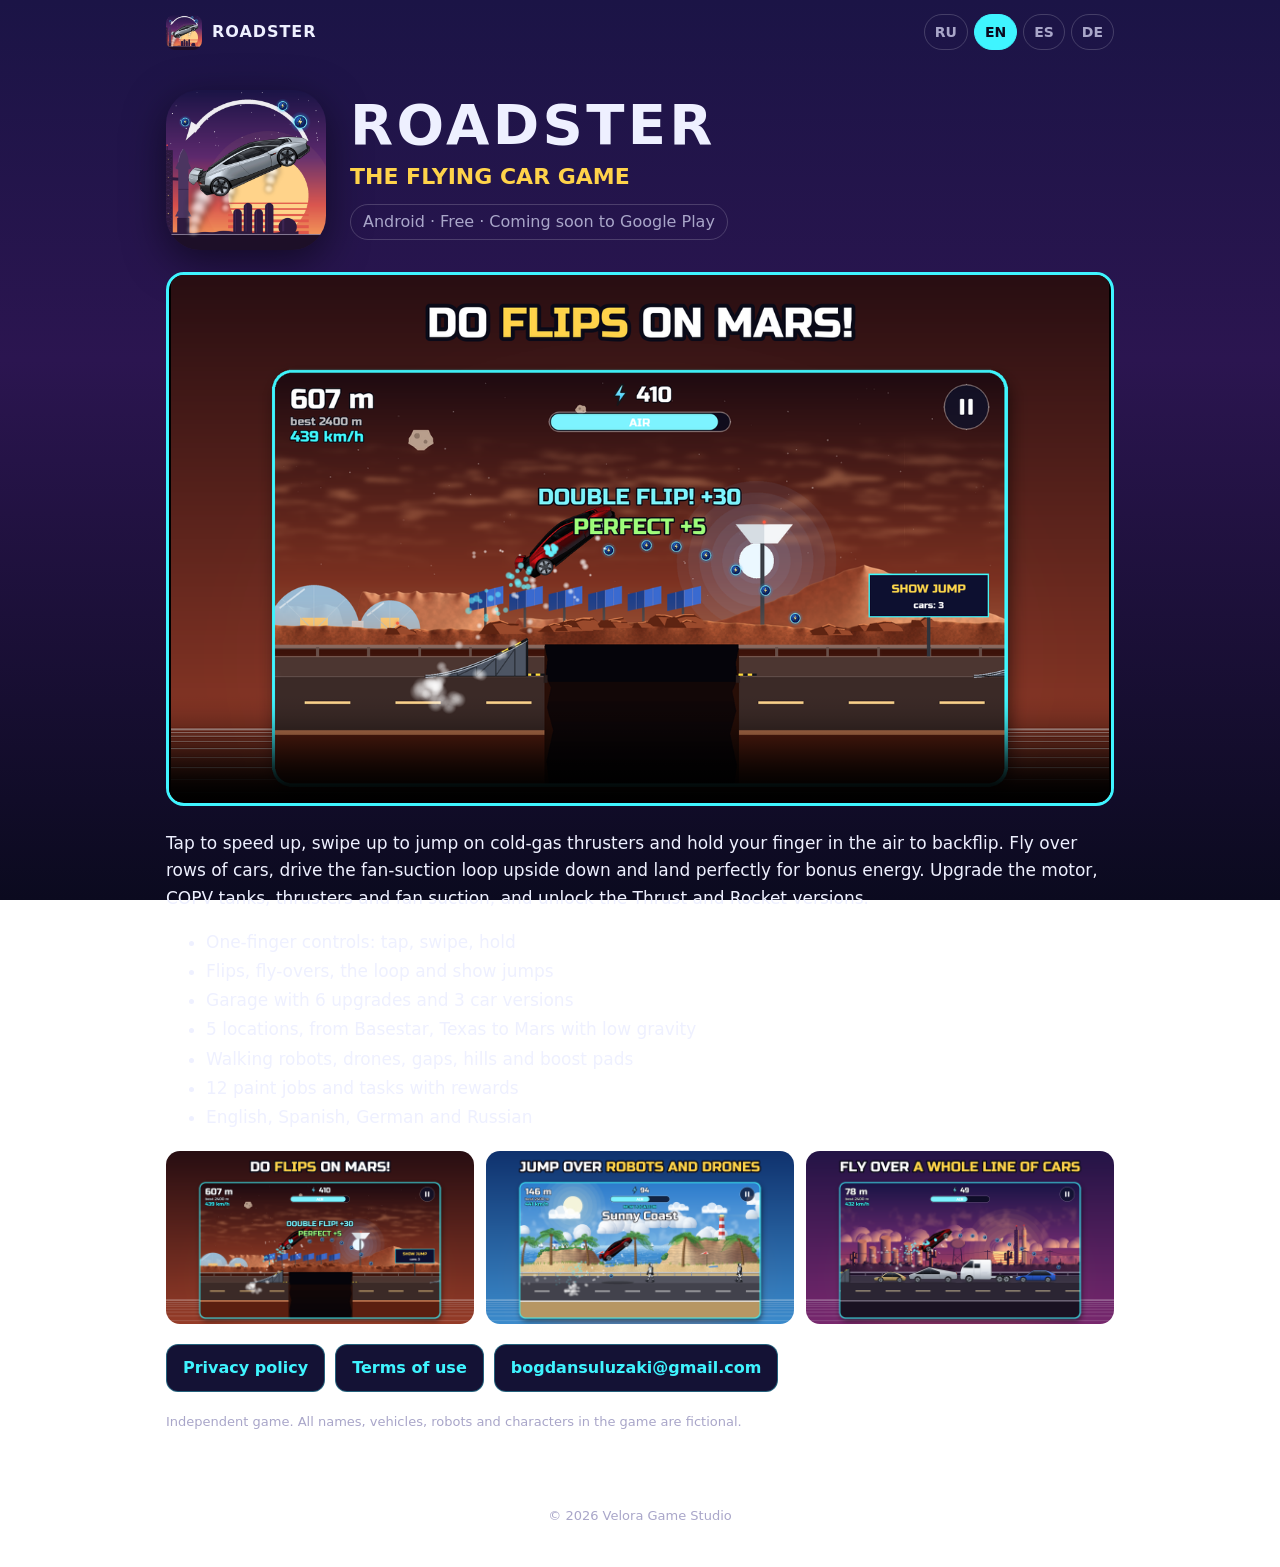
<file: index.html>
<!doctype html>
<html lang="en">
<head>
<meta charset="utf-8">
<meta name="viewport" content="width=device-width, initial-scale=1">
<title>Roadster — Flying Car Game</title>
<meta name="description" content="Roadster: tap to drive, jump on cold-gas thrusters and backflip a flying supercar. A free Android game by Velora Game Studio.">
<link rel="icon" href="assets/icon_512.png">
<link rel="stylesheet" href="assets/style.css">
</head>
<body>
<header class="top">
  <a class="brand" href="index.html"><img src="assets/icon_512.png" alt="">ROADSTER</a>
  <nav class="langs"><a href="#ru">RU</a><a href="#en">EN</a><a href="#es">ES</a><a href="#de">DE</a></nav>
</header>
<main class="land">
  <section class="hero">
    <img class="hero-icon" src="assets/icon_512.png" alt="Roadster icon" width="180" height="180">
    <div>
      <h1>ROADSTER</h1>
      <p class="tag" data-lang="en">The flying car game</p>
      <p class="tag" data-lang="ru">Игра про летающую машину</p>
      <p class="tag" data-lang="es">El juego del coche volador</p>
      <p class="tag" data-lang="de">Das Spiel mit dem fliegenden Auto</p>
      <p class="badge" data-lang="en">Android · Free · Coming soon to Google Play</p>
      <p class="badge" data-lang="ru">Android · Бесплатно · Скоро в Google Play</p>
      <p class="badge" data-lang="es">Android · Gratis · Pronto en Google Play</p>
      <p class="badge" data-lang="de">Android · Kostenlos · Bald bei Google Play</p>
    </div>
  </section>

  <video class="trailer" src="assets/roadster_trailer.mp4" poster="assets/shot_1.png" controls playsinline preload="none"></video>

  <section data-lang="en" lang="en" class="about">
    <p>Tap to speed up, swipe up to jump on cold-gas thrusters and hold your finger in the air to backflip. Fly over rows of cars, drive the fan-suction loop upside down and land perfectly for bonus energy. Upgrade the motor, COPV tanks, thrusters and fan suction, and unlock the Thrust and Rocket versions.</p>
    <ul><li>One-finger controls: tap, swipe, hold</li><li>Flips, fly-overs, the loop and show jumps</li><li>Garage with 6 upgrades and 3 car versions</li><li>5 locations, from Basestar, Texas to Mars with low gravity</li><li>Walking robots, drones, gaps, hills and boost pads</li><li>12 paint jobs and tasks with rewards</li><li>English, Spanish, German and Russian</li></ul>
  </section>
  <section data-lang="ru" lang="ru" class="about">
    <p>Тапай, чтобы разогнаться, свайпай вверх для прыжка на двигателях холодного газа и держи палец в воздухе, чтобы крутить сальто. Перелетай ряды машин, проходи петлю на вентиляторной присоске вверх ногами и приземляйся идеально ради бонусной энергии. Прокачивай мотор, баллоны COPV, двигатели и присоску, открывай версии Thrust и Rocket.</p>
    <ul><li>Управление одним пальцем: тап, свайп, удержание</li><li>Сальто, перелёты, петля и шоу-прыжки</li><li>Гараж: 6 улучшений и 3 версии машины</li><li>5 локаций: от Бейсстара в Техасе до Марса с низкой гравитацией</li><li>Шагающие роботы, дроны, провалы, холмы и ускорители</li><li>12 покрасок машины и задания с наградами</li><li>Русский, английский, испанский и немецкий</li></ul>
  </section>
  <section data-lang="es" lang="es" class="about">
    <p>Toca para acelerar, desliza hacia arriba para saltar con propulsores de gas frío y mantén el dedo en el aire para dar volteretas. Sobrevuela filas de coches, recorre el rizo boca abajo con la succión por ventilador y aterriza perfecto para ganar energía extra. Mejora el motor, los tanques COPV, los propulsores y la succión, y desbloquea las versiones Thrust y Rocket.</p>
    <ul><li>Control con un dedo: tocar, deslizar, mantener</li><li>Volteretas, sobrevuelos, el rizo y saltos show</li><li>Garaje con 6 mejoras y 3 versiones del coche</li><li>5 zonas, desde Basestar (Texas) hasta Marte con gravedad baja</li><li>Robots que caminan, drones, abismos, colinas y turbos</li><li>12 pinturas y misiones con premios</li><li>Español, inglés, alemán y ruso</li></ul>
  </section>
  <section data-lang="de" lang="de" class="about">
    <p>Tippe zum Beschleunigen, wische nach oben für einen Sprung mit Kaltgas-Düsen und halte den Finger in der Luft für einen Rückwärtssalto. Überfliege Autoreihen, fahre kopfüber durch den Looping mit Lüfter-Ansaugung und lande perfekt für Bonus-Energie. Verbessere Motor, COPV-Tanks, Düsen und Ansaugung und schalte die Versionen Thrust und Rocket frei.</p>
    <ul><li>Steuerung mit einem Finger: tippen, wischen, halten</li><li>Saltos, Überflüge, Looping und Show-Sprünge</li><li>Garage mit 6 Upgrades und 3 Autoversionen</li><li>5 Gebiete, von Basestar in Texas bis zum Mars mit geringer Schwerkraft</li><li>Laufende Roboter, Drohnen, Abgründe, Hügel und Boost-Felder</li><li>12 Lackierungen und Aufgaben mit Belohnungen</li><li>Deutsch, Englisch, Spanisch und Russisch</li></ul>
  </section>

  <section class="shots">
    <img src="assets/shot_1.png" alt="Double flip on Mars" loading="lazy">
    <img src="assets/shot_2.png" alt="Jumping over robots on the coast" loading="lazy">
    <img src="assets/shot_3.png" alt="Show jump over a line of cars" loading="lazy">
  </section>

  <section class="links">
    <a href="privacy.html" data-l="privacy">Privacy policy</a>
    <a href="terms.html" data-l="terms">Terms of use</a>
    <a href="mailto:bogdansuluzaki@gmail.com">bogdansuluzaki@gmail.com</a>
  </section>

  <p class="disc" data-lang="en">Independent game. All names, vehicles, robots and characters in the game are fictional.</p>
  <p class="disc" data-lang="ru">Независимая игра. Все названия, машины, роботы и персонажи в игре вымышлены.</p>
  <p class="disc" data-lang="es">Juego independiente. Todos los nombres, vehículos, robots y personajes del juego son ficticios.</p>
  <p class="disc" data-lang="de">Unabhängiges Spiel. Alle Namen, Fahrzeuge, Roboter und Figuren im Spiel sind frei erfunden.</p>
</main>
<footer class="foot">© 2026 Velora Game Studio</footer>
<script src="assets/lang.js"></script>
</body>
</html>
</file>
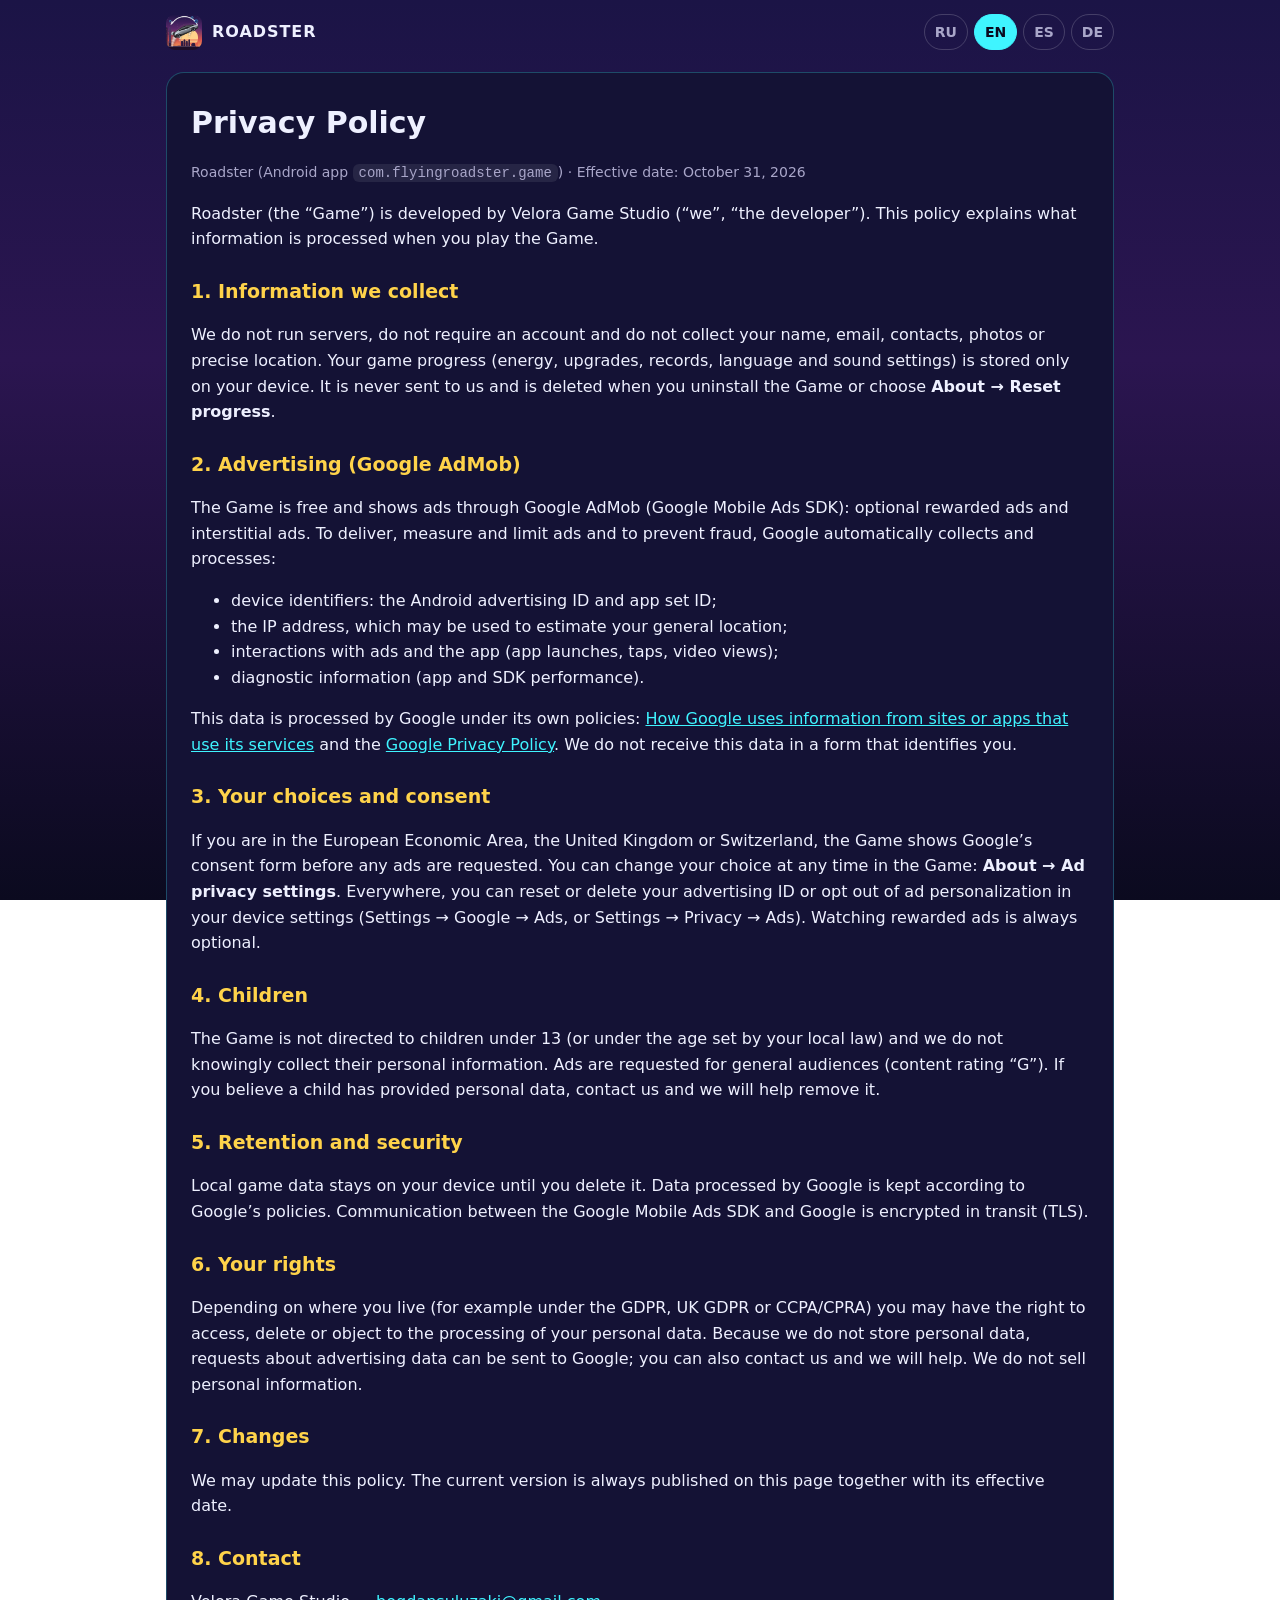
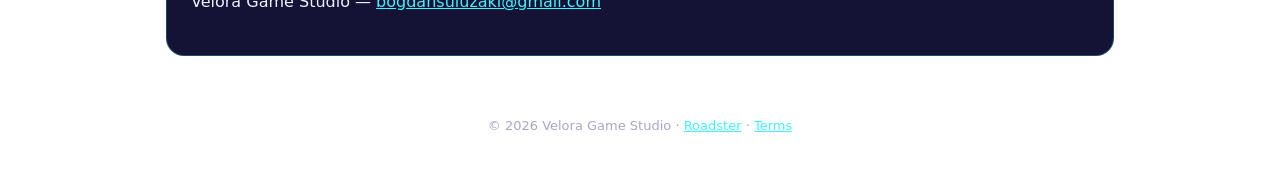
<file: privacy.html>
<!doctype html>
<html lang="en">
<head>
<meta charset="utf-8">
<meta name="viewport" content="width=device-width, initial-scale=1">
<title>Privacy Policy — Roadster</title>
<link rel="icon" href="assets/icon_512.png">
<link rel="stylesheet" href="assets/style.css">
</head>
<body>
<header class="top">
  <a class="brand" href="index.html"><img src="assets/icon_512.png" alt="">ROADSTER</a>
  <nav class="langs"><a href="#ru">RU</a><a href="#en">EN</a><a href="#es">ES</a><a href="#de">DE</a></nav>
</header>
<main class="doc">

<section data-lang="en" lang="en">
<h1>Privacy Policy</h1>
<p class="meta">Roadster (Android app <code>com.flyingroadster.game</code>) · Effective date: October 31, 2026</p>
<p>Roadster (the “Game”) is developed by Velora Game Studio (“we”, “the developer”). This policy explains what information is processed when you play the Game.</p>
<h2>1. Information we collect</h2>
<p>We do not run servers, do not require an account and do not collect your name, email, contacts, photos or precise location. Your game progress (energy, upgrades, records, language and sound settings) is stored only on your device. It is never sent to us and is deleted when you uninstall the Game or choose <b>About → Reset progress</b>.</p>
<h2>2. Advertising (Google AdMob)</h2>
<p>The Game is free and shows ads through Google AdMob (Google Mobile Ads SDK): optional rewarded ads and interstitial ads. To deliver, measure and limit ads and to prevent fraud, Google automatically collects and processes:</p>
<ul>
<li>device identifiers: the Android advertising ID and app set ID;</li>
<li>the IP address, which may be used to estimate your general location;</li>
<li>interactions with ads and the app (app launches, taps, video views);</li>
<li>diagnostic information (app and SDK performance).</li>
</ul>
<p>This data is processed by Google under its own policies: <a href="https://policies.google.com/technologies/partner-sites">How Google uses information from sites or apps that use its services</a> and the <a href="https://policies.google.com/privacy">Google Privacy Policy</a>. We do not receive this data in a form that identifies you.</p>
<h2>3. Your choices and consent</h2>
<p>If you are in the European Economic Area, the United Kingdom or Switzerland, the Game shows Google’s consent form before any ads are requested. You can change your choice at any time in the Game: <b>About → Ad privacy settings</b>. Everywhere, you can reset or delete your advertising ID or opt out of ad personalization in your device settings (Settings → Google → Ads, or Settings → Privacy → Ads). Watching rewarded ads is always optional.</p>
<h2>4. Children</h2>
<p>The Game is not directed to children under 13 (or under the age set by your local law) and we do not knowingly collect their personal information. Ads are requested for general audiences (content rating “G”). If you believe a child has provided personal data, contact us and we will help remove it.</p>
<h2>5. Retention and security</h2>
<p>Local game data stays on your device until you delete it. Data processed by Google is kept according to Google’s policies. Communication between the Google Mobile Ads SDK and Google is encrypted in transit (TLS).</p>
<h2>6. Your rights</h2>
<p>Depending on where you live (for example under the GDPR, UK GDPR or CCPA/CPRA) you may have the right to access, delete or object to the processing of your personal data. Because we do not store personal data, requests about advertising data can be sent to Google; you can also contact us and we will help. We do not sell personal information.</p>
<h2>7. Changes</h2>
<p>We may update this policy. The current version is always published on this page together with its effective date.</p>
<h2>8. Contact</h2>
<p>Velora Game Studio — <a href="mailto:bogdansuluzaki@gmail.com">bogdansuluzaki@gmail.com</a></p>
</section>

<section data-lang="ru" lang="ru">
<h1>Политика конфиденциальности</h1>
<p class="meta">Roadster (Android-приложение <code>com.flyingroadster.game</code>) · Дата вступления в силу: 31 октября 2026 г.</p>
<p>Игра Roadster («Игра») разработана студией Velora Game Studio («мы», «разработчик»). Эта политика объясняет, какая информация обрабатывается, когда вы играете.</p>
<h2>1. Какие данные мы собираем</h2>
<p>У нас нет серверов, Игра не требует аккаунта и не собирает ваше имя, email, контакты, фото или точное местоположение. Прогресс (энергия, улучшения, рекорды, язык и настройки звука) хранится только на вашем устройстве. Он никогда не отправляется нам и удаляется при удалении Игры или через <b>О игре → Сбросить прогресс</b>.</p>
<h2>2. Реклама (Google AdMob)</h2>
<p>Игра бесплатная и показывает рекламу через Google AdMob (Google Mobile Ads SDK): необязательную рекламу за награду и межстраничную рекламу. Чтобы показывать и учитывать рекламу и бороться с мошенничеством, Google автоматически собирает и обрабатывает:</p>
<ul>
<li>идентификаторы устройства: рекламный идентификатор Android и app set ID;</li>
<li>IP-адрес, по которому может определяться примерное местоположение;</li>
<li>взаимодействия с рекламой и приложением (запуски, нажатия, просмотры видео);</li>
<li>диагностические данные (производительность приложения и SDK).</li>
</ul>
<p>Эти данные обрабатывает Google по своим правилам: <a href="https://policies.google.com/technologies/partner-sites?hl=ru">как Google использует данные сайтов и приложений партнёров</a> и <a href="https://policies.google.com/privacy?hl=ru">Политика конфиденциальности Google</a>. Мы не получаем эти данные в виде, позволяющем вас идентифицировать.</p>
<h2>3. Ваш выбор и согласие</h2>
<p>Если вы находитесь в Европейской экономической зоне, Великобритании или Швейцарии, до запроса рекламы Игра показывает форму согласия Google. Изменить выбор можно в любой момент: <b>О игре → Настройки рекламы</b>. В любой стране можно сбросить или удалить рекламный идентификатор и отключить персонализацию рекламы в настройках устройства (Настройки → Google → Реклама или Настройки → Конфиденциальность → Реклама). Просмотр рекламы за награду всегда добровольный.</p>
<h2>4. Дети</h2>
<p>Игра не предназначена для детей младше 13 лет (или возраста, установленного местным законом), и мы сознательно не собираем их персональные данные. Реклама запрашивается для широкой аудитории (рейтинг контента «G»). Если вы считаете, что ребёнок передал персональные данные, напишите нам, и мы поможем их удалить.</p>
<h2>5. Хранение и защита</h2>
<p>Данные игры хранятся на устройстве, пока вы их не удалите. Данные, которые обрабатывает Google, хранятся по правилам Google. Связь Google Mobile Ads SDK с Google шифруется (TLS).</p>
<h2>6. Ваши права</h2>
<p>В зависимости от страны проживания (например, по GDPR, UK GDPR, CCPA/CPRA) у вас могут быть права на доступ к своим данным, их удаление и возражение против обработки. Поскольку мы не храним персональные данные, запросы о рекламных данных можно направить в Google, а также написать нам, и мы поможем. Мы не продаём персональные данные.</p>
<h2>7. Изменения</h2>
<p>Мы можем обновлять эту политику. Актуальная версия с датой вступления в силу всегда опубликована на этой странице.</p>
<h2>8. Контакты</h2>
<p>Velora Game Studio — <a href="mailto:bogdansuluzaki@gmail.com">bogdansuluzaki@gmail.com</a></p>
</section>

<section data-lang="es" lang="es">
<h1>Política de privacidad</h1>
<p class="meta">Roadster (app de Android <code>com.flyingroadster.game</code>) · Fecha de entrada en vigor: 31 de octubre de 2026</p>
<p>Roadster (el «Juego») ha sido desarrollado por Velora Game Studio («nosotros», «el desarrollador»). Esta política explica qué información se trata cuando juegas.</p>
<h2>1. Información que recopilamos</h2>
<p>No tenemos servidores, no pedimos cuenta y no recopilamos tu nombre, correo, contactos, fotos ni ubicación precisa. Tu progreso (energía, mejoras, récords, idioma y sonido) se guarda solo en tu dispositivo. Nunca se nos envía y se borra al desinstalar el Juego o con <b>Acerca de → Borrar progreso</b>.</p>
<h2>2. Publicidad (Google AdMob)</h2>
<p>El Juego es gratuito y muestra anuncios mediante Google AdMob (Google Mobile Ads SDK): anuncios con recompensa opcionales y anuncios intersticiales. Para mostrar, medir y limitar los anuncios y prevenir el fraude, Google recopila y trata automáticamente:</p>
<ul>
<li>identificadores del dispositivo: el ID de publicidad de Android y el app set ID;</li>
<li>la dirección IP, que puede usarse para estimar tu ubicación aproximada;</li>
<li>interacciones con los anuncios y la app (aperturas, toques, reproducciones de vídeo);</li>
<li>información de diagnóstico (rendimiento de la app y del SDK).</li>
</ul>
<p>Google trata estos datos según sus propias políticas: <a href="https://policies.google.com/technologies/partner-sites?hl=es">cómo usa Google la información de sitios o apps que utilizan sus servicios</a> y la <a href="https://policies.google.com/privacy?hl=es">Política de privacidad de Google</a>. No recibimos estos datos de forma que te identifique.</p>
<h2>3. Tus opciones y consentimiento</h2>
<p>Si estás en el Espacio Económico Europeo, el Reino Unido o Suiza, el Juego muestra el formulario de consentimiento de Google antes de solicitar anuncios. Puedes cambiar tu elección en cualquier momento en <b>Acerca de → Ajustes de privacidad de anuncios</b>. En cualquier país puedes restablecer o eliminar tu ID de publicidad o desactivar la personalización de anuncios en los ajustes del dispositivo (Ajustes → Google → Anuncios, o Ajustes → Privacidad → Anuncios). Ver anuncios con recompensa siempre es opcional.</p>
<h2>4. Menores</h2>
<p>El Juego no está dirigido a menores de 13 años (o de la edad que fije la ley local) y no recopilamos a sabiendas sus datos personales. Los anuncios se solicitan para todos los públicos (clasificación «G»). Si crees que un menor nos ha facilitado datos personales, contáctanos y te ayudaremos a eliminarlos.</p>
<h2>5. Conservación y seguridad</h2>
<p>Los datos del juego permanecen en tu dispositivo hasta que los borres. Los datos que trata Google se conservan según sus políticas. La comunicación del Google Mobile Ads SDK con Google está cifrada en tránsito (TLS).</p>
<h2>6. Tus derechos</h2>
<p>Según donde vivas (por ejemplo, RGPD, UK GDPR o CCPA/CPRA), puedes tener derecho a acceder a tus datos, eliminarlos u oponerte a su tratamiento. Como no almacenamos datos personales, las solicitudes sobre datos publicitarios pueden dirigirse a Google; también puedes escribirnos y te ayudaremos. No vendemos datos personales.</p>
<h2>7. Cambios</h2>
<p>Podemos actualizar esta política. La versión vigente, con su fecha de entrada en vigor, siempre está publicada en esta página.</p>
<h2>8. Contacto</h2>
<p>Velora Game Studio — <a href="mailto:bogdansuluzaki@gmail.com">bogdansuluzaki@gmail.com</a></p>
</section>

<section data-lang="de" lang="de">
<h1>Datenschutzerklärung</h1>
<p class="meta">Roadster (Android-App <code>com.flyingroadster.game</code>) · Gültig ab: 31. Oktober 2026</p>
<p>Roadster (das „Spiel“) wird von Velora Game Studio („wir“, „der Entwickler“) entwickelt. Diese Erklärung beschreibt, welche Informationen verarbeitet werden, wenn du spielst.</p>
<h2>1. Welche Daten wir erheben</h2>
<p>Wir betreiben keine Server, verlangen kein Konto und erheben weder Namen, E-Mail, Kontakte, Fotos noch genauen Standort. Dein Spielfortschritt (Energie, Upgrades, Rekorde, Sprache und Ton) wird nur auf deinem Gerät gespeichert. Er wird nie an uns gesendet und beim Deinstallieren oder über <b>Über das Spiel → Fortschritt löschen</b> gelöscht.</p>
<h2>2. Werbung (Google AdMob)</h2>
<p>Das Spiel ist kostenlos und zeigt Werbung über Google AdMob (Google Mobile Ads SDK): optionale Werbung mit Belohnung sowie Interstitial-Werbung. Um Werbung auszuliefern, zu messen und zu begrenzen und Betrug zu verhindern, erhebt und verarbeitet Google automatisch:</p>
<ul>
<li>Gerätekennungen: die Android-Werbe-ID und die App-Set-ID;</li>
<li>die IP-Adresse, aus der dein ungefährer Standort geschätzt werden kann;</li>
<li>Interaktionen mit Werbung und App (App-Starts, Tipps, Videoaufrufe);</li>
<li>Diagnosedaten (Leistung der App und des SDK).</li>
</ul>
<p>Google verarbeitet diese Daten nach eigenen Richtlinien: <a href="https://policies.google.com/technologies/partner-sites?hl=de">Wie Google Daten von Websites und Apps von Partnern verwendet</a> und die <a href="https://policies.google.com/privacy?hl=de">Datenschutzerklärung von Google</a>. Wir erhalten diese Daten nicht in einer Form, die dich identifiziert.</p>
<h2>3. Deine Wahl und Einwilligung</h2>
<p>Wenn du dich im Europäischen Wirtschaftsraum, im Vereinigten Königreich oder in der Schweiz befindest, zeigt das Spiel vor jeder Werbeanfrage das Einwilligungsformular von Google. Du kannst deine Wahl jederzeit ändern: <b>Über das Spiel → Werbe-Datenschutz</b>. Überall kannst du deine Werbe-ID in den Geräteeinstellungen zurücksetzen oder löschen und personalisierte Werbung deaktivieren (Einstellungen → Google → Anzeigen oder Einstellungen → Datenschutz → Anzeigen). Werbung mit Belohnung ist immer freiwillig.</p>
<h2>4. Kinder</h2>
<p>Das Spiel richtet sich nicht an Kinder unter 13 Jahren (bzw. unter dem nach lokalem Recht festgelegten Alter), und wir erheben wissentlich keine personenbezogenen Daten von ihnen. Werbung wird für ein allgemeines Publikum angefordert (Einstufung „G“). Wenn du glaubst, dass ein Kind uns personenbezogene Daten übermittelt hat, kontaktiere uns, und wir helfen beim Löschen.</p>
<h2>5. Speicherdauer und Sicherheit</h2>
<p>Spieldaten bleiben auf deinem Gerät, bis du sie löschst. Von Google verarbeitete Daten werden gemäß den Richtlinien von Google gespeichert. Die Kommunikation des Google Mobile Ads SDK mit Google ist verschlüsselt (TLS).</p>
<h2>6. Deine Rechte</h2>
<p>Je nach Wohnort (z. B. nach DSGVO, UK GDPR oder CCPA/CPRA) hast du ggf. das Recht auf Auskunft, Löschung und Widerspruch gegen die Verarbeitung deiner Daten. Da wir keine personenbezogenen Daten speichern, können Anfragen zu Werbedaten an Google gerichtet werden; du kannst dich auch an uns wenden, wir helfen gern. Wir verkaufen keine personenbezogenen Daten.</p>
<h2>7. Änderungen</h2>
<p>Wir können diese Erklärung aktualisieren. Die aktuelle Fassung ist mit ihrem Gültigkeitsdatum immer auf dieser Seite veröffentlicht.</p>
<h2>8. Kontakt</h2>
<p>Velora Game Studio — <a href="mailto:bogdansuluzaki@gmail.com">bogdansuluzaki@gmail.com</a></p>
</section>

</main>
<footer class="foot">© 2026 Velora Game Studio · <a href="index.html">Roadster</a> · <a href="terms.html">Terms</a></footer>
<script src="assets/lang.js"></script>
</body>
</html>
</file>
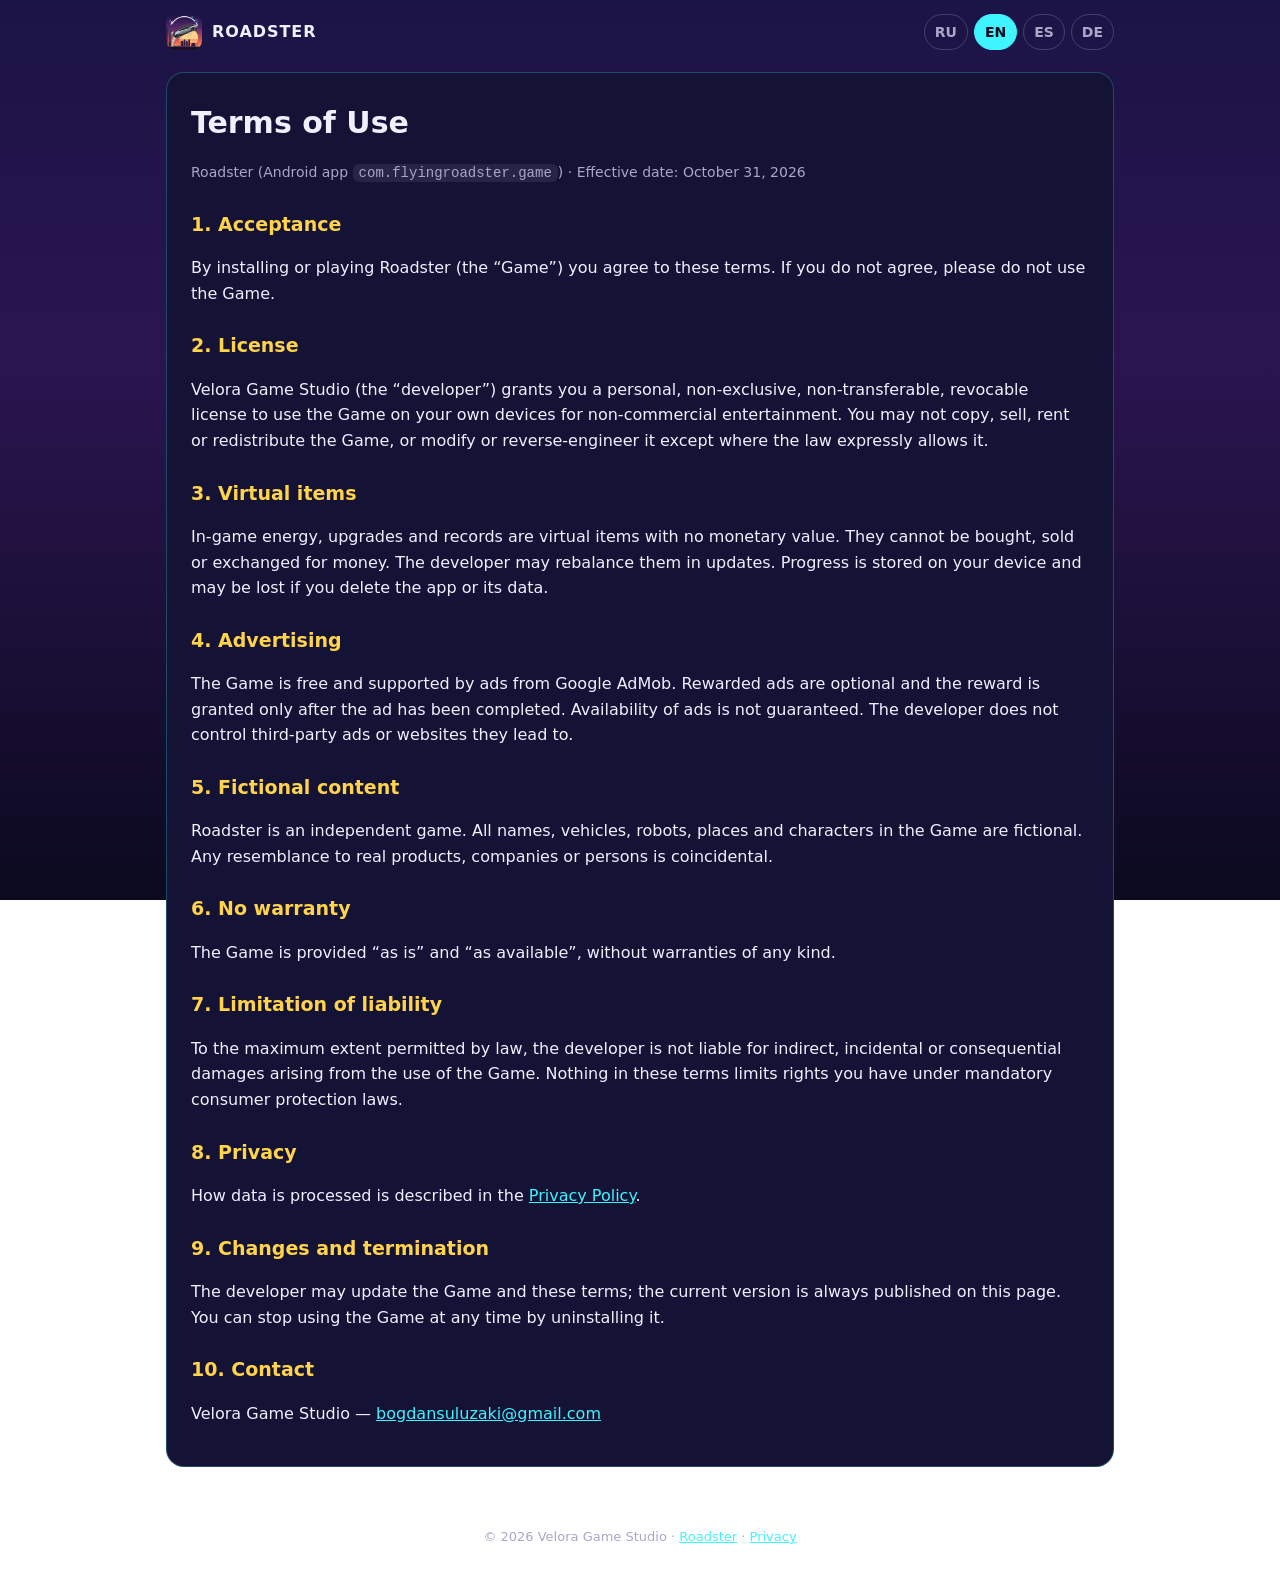
<file: terms.html>
<!doctype html>
<html lang="en">
<head>
<meta charset="utf-8">
<meta name="viewport" content="width=device-width, initial-scale=1">
<title>Terms of Use — Roadster</title>
<link rel="icon" href="assets/icon_512.png">
<link rel="stylesheet" href="assets/style.css">
</head>
<body>
<header class="top">
  <a class="brand" href="index.html"><img src="assets/icon_512.png" alt="">ROADSTER</a>
  <nav class="langs"><a href="#ru">RU</a><a href="#en">EN</a><a href="#es">ES</a><a href="#de">DE</a></nav>
</header>
<main class="doc">

<section data-lang="en" lang="en">
<h1>Terms of Use</h1>
<p class="meta">Roadster (Android app <code>com.flyingroadster.game</code>) · Effective date: October 31, 2026</p>
<h2>1. Acceptance</h2>
<p>By installing or playing Roadster (the “Game”) you agree to these terms. If you do not agree, please do not use the Game.</p>
<h2>2. License</h2>
<p>Velora Game Studio (the “developer”) grants you a personal, non-exclusive, non-transferable, revocable license to use the Game on your own devices for non-commercial entertainment. You may not copy, sell, rent or redistribute the Game, or modify or reverse-engineer it except where the law expressly allows it.</p>
<h2>3. Virtual items</h2>
<p>In-game energy, upgrades and records are virtual items with no monetary value. They cannot be bought, sold or exchanged for money. The developer may rebalance them in updates. Progress is stored on your device and may be lost if you delete the app or its data.</p>
<h2>4. Advertising</h2>
<p>The Game is free and supported by ads from Google AdMob. Rewarded ads are optional and the reward is granted only after the ad has been completed. Availability of ads is not guaranteed. The developer does not control third-party ads or websites they lead to.</p>
<h2>5. Fictional content</h2>
<p>Roadster is an independent game. All names, vehicles, robots, places and characters in the Game are fictional. Any resemblance to real products, companies or persons is coincidental.</p>
<h2>6. No warranty</h2>
<p>The Game is provided “as is” and “as available”, without warranties of any kind.</p>
<h2>7. Limitation of liability</h2>
<p>To the maximum extent permitted by law, the developer is not liable for indirect, incidental or consequential damages arising from the use of the Game. Nothing in these terms limits rights you have under mandatory consumer protection laws.</p>
<h2>8. Privacy</h2>
<p>How data is processed is described in the <a href="privacy.html#en">Privacy Policy</a>.</p>
<h2>9. Changes and termination</h2>
<p>The developer may update the Game and these terms; the current version is always published on this page. You can stop using the Game at any time by uninstalling it.</p>
<h2>10. Contact</h2>
<p>Velora Game Studio — <a href="mailto:bogdansuluzaki@gmail.com">bogdansuluzaki@gmail.com</a></p>
</section>

<section data-lang="ru" lang="ru">
<h1>Условия использования</h1>
<p class="meta">Roadster (Android-приложение <code>com.flyingroadster.game</code>) · Дата вступления в силу: 31 октября 2026 г.</p>
<h2>1. Согласие</h2>
<p>Устанавливая игру Roadster («Игра») или играя в неё, вы соглашаетесь с этими условиями. Если вы не согласны, пожалуйста, не используйте Игру.</p>
<h2>2. Лицензия</h2>
<p>Velora Game Studio («разработчик») предоставляет вам личную, неисключительную, непередаваемую и отзывную лицензию на использование Игры на ваших устройствах в некоммерческих развлекательных целях. Запрещено копировать, продавать, сдавать в аренду и распространять Игру, а также изменять или декомпилировать её, кроме случаев, прямо разрешённых законом.</p>
<h2>3. Виртуальные предметы</h2>
<p>Игровая энергия, улучшения и рекорды — виртуальные предметы без денежной стоимости. Их нельзя купить, продать или обменять на деньги. Разработчик может менять их баланс в обновлениях. Прогресс хранится на устройстве и может быть потерян при удалении приложения или его данных.</p>
<h2>4. Реклама</h2>
<p>Игра бесплатная и существует за счёт рекламы Google AdMob. Реклама за награду необязательна, награда выдаётся только после досмотра. Наличие рекламы не гарантируется. Разработчик не контролирует стороннюю рекламу и сайты, на которые она ведёт.</p>
<h2>5. Вымышленное содержание</h2>
<p>Roadster — независимая игра. Все названия, машины, роботы, места и персонажи в Игре вымышлены. Любое сходство с реальными продуктами, компаниями или людьми случайно.</p>
<h2>6. Отказ от гарантий</h2>
<p>Игра предоставляется «как есть» и «по мере доступности», без каких-либо гарантий.</p>
<h2>7. Ограничение ответственности</h2>
<p>В максимальной степени, разрешённой законом, разработчик не несёт ответственности за косвенный, случайный или последующий ущерб от использования Игры. Ничто в этих условиях не ограничивает ваши права по обязательному законодательству о защите прав потребителей.</p>
<h2>8. Конфиденциальность</h2>
<p>Обработка данных описана в <a href="privacy.html#ru">Политике конфиденциальности</a>.</p>
<h2>9. Изменения и прекращение</h2>
<p>Разработчик может обновлять Игру и эти условия; актуальная версия всегда опубликована на этой странице. Вы можете прекратить использование Игры в любой момент, удалив её.</p>
<h2>10. Контакты</h2>
<p>Velora Game Studio — <a href="mailto:bogdansuluzaki@gmail.com">bogdansuluzaki@gmail.com</a></p>
</section>

<section data-lang="es" lang="es">
<h1>Términos de uso</h1>
<p class="meta">Roadster (app de Android <code>com.flyingroadster.game</code>) · Fecha de entrada en vigor: 31 de octubre de 2026</p>
<h2>1. Aceptación</h2>
<p>Al instalar o jugar a Roadster (el «Juego») aceptas estos términos. Si no estás de acuerdo, no uses el Juego.</p>
<h2>2. Licencia</h2>
<p>Velora Game Studio (el «desarrollador») te concede una licencia personal, no exclusiva, intransferible y revocable para usar el Juego en tus dispositivos con fines de entretenimiento no comerciales. No puedes copiar, vender, alquilar ni redistribuir el Juego, ni modificarlo o descompilarlo salvo cuando la ley lo permita expresamente.</p>
<h2>3. Objetos virtuales</h2>
<p>La energía, las mejoras y los récords del juego son objetos virtuales sin valor monetario. No se pueden comprar, vender ni cambiar por dinero. El desarrollador puede reequilibrarlos en actualizaciones. El progreso se guarda en tu dispositivo y puede perderse si borras la app o sus datos.</p>
<h2>4. Publicidad</h2>
<p>El Juego es gratuito y se financia con anuncios de Google AdMob. Los anuncios con recompensa son opcionales y la recompensa solo se concede al terminar el anuncio. No se garantiza la disponibilidad de anuncios. El desarrollador no controla los anuncios de terceros ni los sitios a los que enlazan.</p>
<h2>5. Contenido ficticio</h2>
<p>Roadster es un juego independiente. Todos los nombres, vehículos, robots, lugares y personajes del Juego son ficticios. Cualquier parecido con productos, empresas o personas reales es pura coincidencia.</p>
<h2>6. Sin garantías</h2>
<p>El Juego se ofrece «tal cual» y «según disponibilidad», sin garantías de ningún tipo.</p>
<h2>7. Limitación de responsabilidad</h2>
<p>En la máxima medida permitida por la ley, el desarrollador no será responsable de daños indirectos, incidentales o consecuentes derivados del uso del Juego. Nada en estos términos limita los derechos que te otorgan las leyes obligatorias de protección del consumidor.</p>
<h2>8. Privacidad</h2>
<p>El tratamiento de datos se describe en la <a href="privacy.html#es">Política de privacidad</a>.</p>
<h2>9. Cambios y terminación</h2>
<p>El desarrollador puede actualizar el Juego y estos términos; la versión vigente siempre está publicada en esta página. Puedes dejar de usar el Juego en cualquier momento desinstalándolo.</p>
<h2>10. Contacto</h2>
<p>Velora Game Studio — <a href="mailto:bogdansuluzaki@gmail.com">bogdansuluzaki@gmail.com</a></p>
</section>

<section data-lang="de" lang="de">
<h1>Nutzungsbedingungen</h1>
<p class="meta">Roadster (Android-App <code>com.flyingroadster.game</code>) · Gültig ab: 31. Oktober 2026</p>
<h2>1. Zustimmung</h2>
<p>Mit der Installation oder Nutzung von Roadster (das „Spiel“) stimmst du diesen Bedingungen zu. Wenn du nicht zustimmst, nutze das Spiel bitte nicht.</p>
<h2>2. Lizenz</h2>
<p>Velora Game Studio (der „Entwickler“) gewährt dir eine persönliche, nicht ausschließliche, nicht übertragbare und widerrufliche Lizenz, das Spiel auf deinen Geräten zur nicht kommerziellen Unterhaltung zu nutzen. Du darfst das Spiel nicht kopieren, verkaufen, vermieten oder weiterverbreiten und es nicht verändern oder dekompilieren, soweit das Gesetz dies nicht ausdrücklich erlaubt.</p>
<h2>3. Virtuelle Gegenstände</h2>
<p>Energie, Upgrades und Rekorde im Spiel sind virtuelle Gegenstände ohne Geldwert. Sie können nicht gekauft, verkauft oder gegen Geld getauscht werden. Der Entwickler kann sie in Updates anpassen. Der Fortschritt wird auf deinem Gerät gespeichert und kann verloren gehen, wenn du die App oder ihre Daten löschst.</p>
<h2>4. Werbung</h2>
<p>Das Spiel ist kostenlos und wird durch Werbung von Google AdMob finanziert. Werbung mit Belohnung ist freiwillig; die Belohnung gibt es erst nach vollständigem Ansehen. Die Verfügbarkeit von Werbung ist nicht garantiert. Der Entwickler hat keinen Einfluss auf Werbung Dritter oder verlinkte Websites.</p>
<h2>5. Fiktive Inhalte</h2>
<p>Roadster ist ein unabhängiges Spiel. Alle Namen, Fahrzeuge, Roboter, Orte und Figuren im Spiel sind frei erfunden. Ähnlichkeiten mit echten Produkten, Unternehmen oder Personen sind zufällig.</p>
<h2>6. Keine Gewährleistung</h2>
<p>Das Spiel wird „wie besehen“ und „wie verfügbar“ ohne jegliche Gewährleistung bereitgestellt.</p>
<h2>7. Haftungsbeschränkung</h2>
<p>Soweit gesetzlich zulässig, haftet der Entwickler nicht für indirekte, zufällige oder Folgeschäden aus der Nutzung des Spiels. Zwingende Verbraucherschutzrechte bleiben unberührt.</p>
<h2>8. Datenschutz</h2>
<p>Die Datenverarbeitung ist in der <a href="privacy.html#de">Datenschutzerklärung</a> beschrieben.</p>
<h2>9. Änderungen und Beendigung</h2>
<p>Der Entwickler kann das Spiel und diese Bedingungen aktualisieren; die aktuelle Fassung ist immer auf dieser Seite veröffentlicht. Du kannst die Nutzung jederzeit beenden, indem du das Spiel deinstallierst.</p>
<h2>10. Kontakt</h2>
<p>Velora Game Studio — <a href="mailto:bogdansuluzaki@gmail.com">bogdansuluzaki@gmail.com</a></p>
</section>

</main>
<footer class="foot">© 2026 Velora Game Studio · <a href="index.html">Roadster</a> · <a href="privacy.html">Privacy</a></footer>
<script src="assets/lang.js"></script>
</body>
</html>
</file>
<file: assets/style.css>
:root {
  --bg: #0b0a1f;
  --panel: #141235;
  --ink: #eef0ff;
  --muted: #a9a6c9;
  --cyan: #3ff4ff;
  --gold: #ffd34a;
  --pink: #ff4fa8;
}
* { box-sizing: border-box; }
[hidden] { display: none !important; }
html { -webkit-text-size-adjust: 100%; }
body {
  margin: 0;
  background: linear-gradient(180deg, #1b1446 0%, #2b1550 40%, var(--bg) 100%) fixed;
  color: var(--ink);
  font: 16px/1.6 system-ui, -apple-system, "Segoe UI", Roboto, Arial, sans-serif;
}
a { color: var(--cyan); }
code { background: rgba(255,255,255,.08); padding: 1px 6px; border-radius: 6px; }
.top {
  display: flex; align-items: center; justify-content: space-between; gap: 12px;
  padding: 14px 16px; max-width: 980px; margin: 0 auto;
}
.brand { display: flex; align-items: center; gap: 10px; color: var(--ink); text-decoration: none; font-weight: 800; letter-spacing: .06em; }
.brand img { width: 36px; height: 36px; border-radius: 9px; }
.langs { display: flex; gap: 6px; }
.langs a {
  color: var(--muted); text-decoration: none; font-weight: 700; font-size: 14px;
  padding: 6px 10px; border-radius: 999px; border: 1px solid rgba(255,255,255,.18);
}
.langs a.on { color: #0b0a1f; background: var(--cyan); border-color: var(--cyan); }
.doc, .land { max-width: 980px; margin: 0 auto; padding: 8px 16px 40px; }
.doc section { background: var(--panel); border: 1px solid rgba(63,244,255,.25); border-radius: 18px; padding: 8px 24px 24px; }
.doc h1 { font-size: 30px; margin: 18px 0 4px; }
.doc h2 { font-size: 19px; margin: 24px 0 6px; color: var(--gold); }
.meta { color: var(--muted); font-size: 14px; }
.hero { display: flex; align-items: center; gap: 24px; margin: 18px 0 22px; flex-wrap: wrap; }
.hero-icon { width: 160px; height: 160px; border-radius: 34px; box-shadow: 0 12px 40px rgba(0,0,0,.5); }
.hero h1 { font-size: 56px; letter-spacing: .06em; margin: 0; line-height: 1; }
.tag { font-size: 22px; color: var(--gold); font-weight: 800; margin: 6px 0; text-transform: uppercase; }
.badge { display: inline-block; color: var(--muted); border: 1px solid rgba(255,255,255,.18); border-radius: 999px; padding: 4px 12px; margin: 4px 0; }
.trailer { width: 100%; border-radius: 18px; border: 3px solid var(--cyan); background: #000; aspect-ratio: 16 / 9; }
.about { font-size: 17px; }
.about li { margin: 2px 0; }
.shots { display: grid; grid-template-columns: repeat(auto-fit, minmax(260px, 1fr)); gap: 12px; margin: 20px 0; }
.shots img { width: 100%; border-radius: 14px; display: block; }
.links { display: flex; flex-wrap: wrap; gap: 10px; margin: 20px 0; }
.links a {
  text-decoration: none; font-weight: 700; padding: 10px 16px; border-radius: 12px;
  background: var(--panel); border: 1px solid rgba(63,244,255,.35);
}
.disc { color: var(--muted); font-size: 13px; }
.foot { text-align: center; color: var(--muted); font-size: 13px; padding: 20px 16px 40px; }
@media (max-width: 520px) {
  .hero h1 { font-size: 40px; }
  .hero-icon { width: 110px; height: 110px; border-radius: 24px; }
  .doc section { padding: 4px 16px 18px; }
}
</file>
